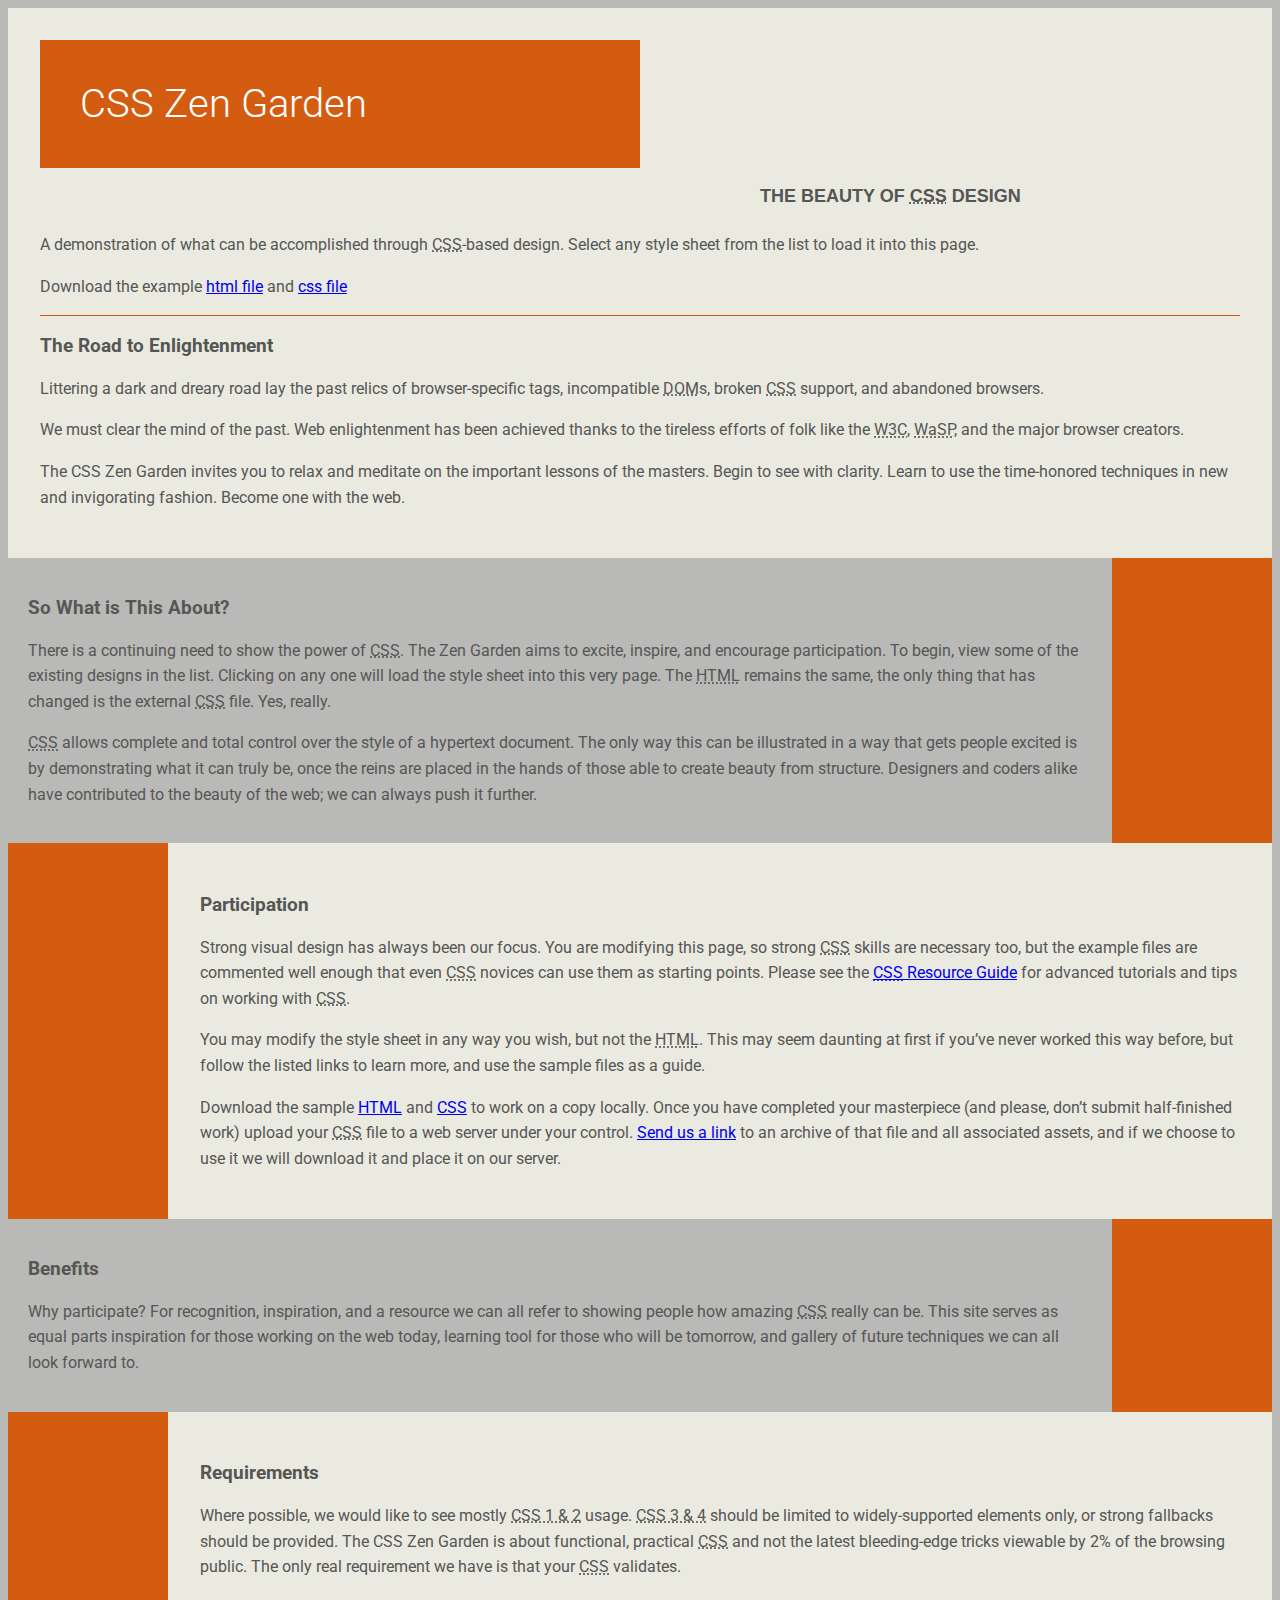
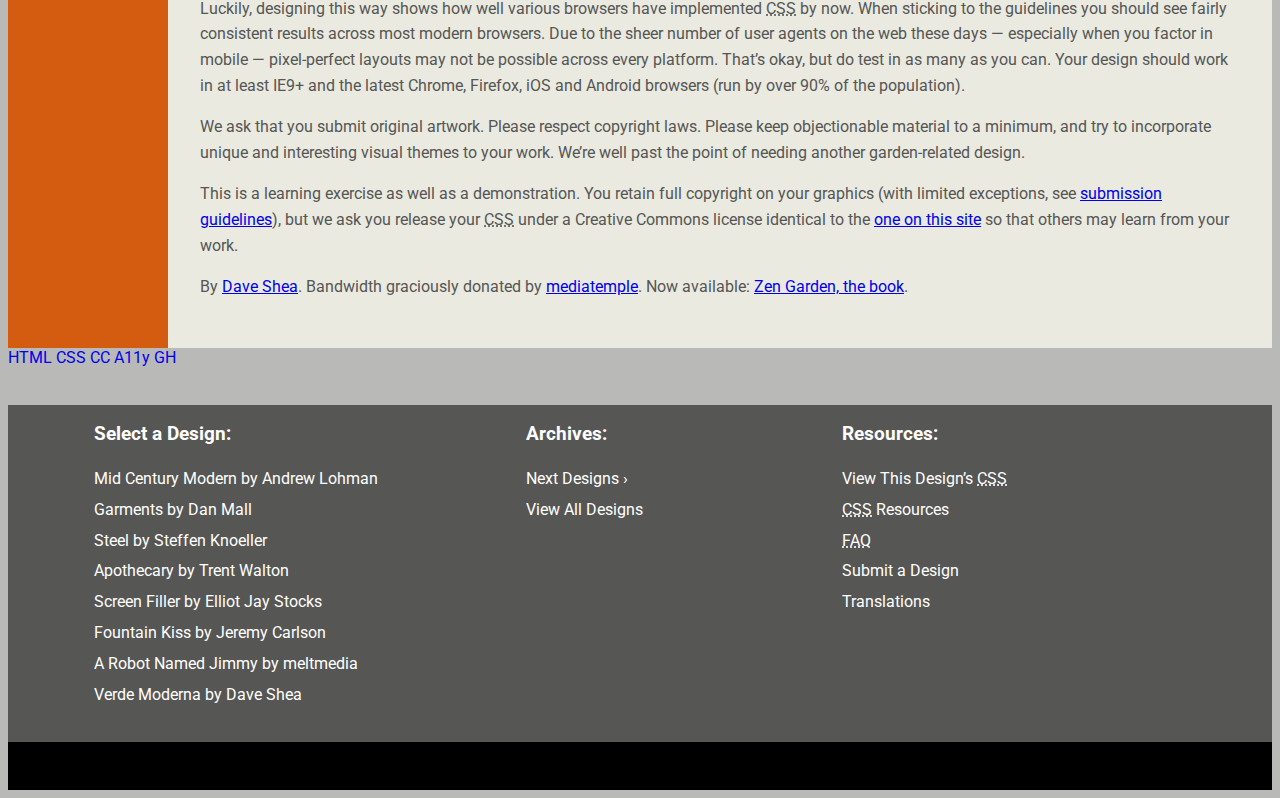
<file: Style-Guide 2/index.html>
<!DOCTYPE html>
<html lang="en">

<head>
  <meta charset="utf-8">
  <title>CSS Zen Garden: The Beauty of CSS Design</title>

  <link rel="stylesheet" media="screen" href="scss/style-guide.css">
  <!--    <link rel="alternate" type="application/rss+xml" title="RSS" href="http://www.csszengarden.com/zengarden.xml">-->

  <meta name="viewport" content="width=device-width, initial-scale=1.0">
  <meta name="author" content="Dave Shea">
  <meta name="description" content="A demonstration of what can be accomplished visually through CSS-based design.">
  <meta name="robots" content="all">


  <!--[if lt IE 9]>
	<script src="script/html5shiv.js"></script>
	<![endif]-->
</head>

<!--



	View source is a feature, not a bug. Thanks for your curiosity and
	interest in participating!

	Here are the submission guidelines for the new and improved csszengarden.com:

	- CSS3? Of course! Prefix for ALL browsers where necessary.
	- go responsive; test your layout at multiple screen sizes.
	- your browser testing baseline: IE9+, recent Chrome/Firefox/Safari, and iOS/Android
	- Graceful degradation is acceptable, and in fact highly encouraged.
	- use classes for styling. Don't use ids.
	- web fonts are cool, just make sure you have a license to share the files. Hosted
	  services that are applied via the CSS file (ie. Google Fonts) will work fine, but
	  most that require custom HTML won't. TypeKit is supported, see the readme on this
	  page for usage instructions: https://github.com/mezzoblue/csszengarden.com/

	And a few tips on building your CSS file:

	- use :first-child, :last-child and :nth-child to get at non-classed elements
	- use ::before and ::after to create pseudo-elements for extra styling
	- use multiple background images to apply as many as you need to any element
	- use the Kellum Method for image replacement, if still needed. http://goo.gl/GXxdI
	- don't rely on the extra divs at the bottom. Use ::before and ::after instead.


-->

<body id="css-zen-garden">
  <div class="page-wrapper">

    <section class="intro" id="zen-intro">
      <header role="banner">
        <h1>CSS Zen Garden</h1>
        <h2>The Beauty of <abbr title="Cascading Style Sheets">CSS</abbr> Design</h2>
      </header>

      <div class="summary" id="zen-summary" role="article">
        <p>A demonstration of what can be accomplished through <abbr title="Cascading Style Sheets">CSS</abbr>-based design. Select any style sheet from the list to load it into this page.</p>
        <p>Download the example <a href="/examples/index" title="This page's source HTML code, not to be modified.">html file</a> and <a href="/examples/style.css" title="This page's sample CSS, the file you may modify.">css file</a></p>
      </div>

      <div class="preamble" id="zen-preamble" role="article">
        <h3>The Road to Enlightenment</h3>
        <p>Littering a dark and dreary road lay the past relics of browser-specific tags, incompatible <abbr title="Document Object Model">DOM</abbr>s, broken <abbr title="Cascading Style Sheets">CSS</abbr> support, and abandoned browsers.</p>
        <p>We must clear the mind of the past. Web enlightenment has been achieved thanks to the tireless efforts of folk like the <abbr title="World Wide Web Consortium">W3C</abbr>, <abbr title="Web Standards Project">WaSP</abbr>, and the major
          browser creators.</p>
        <p>The CSS Zen Garden invites you to relax and meditate on the important lessons of the masters. Begin to see with clarity. Learn to use the time-honored techniques in new and invigorating fashion. Become one with the web.</p>
      </div>
    </section>

    <div class="main supporting" id="zen-supporting" role="main">
      <div class="explanation" id="zen-explanation" role="article">
        <h3>So What is This About?</h3>
        <p>There is a continuing need to show the power of <abbr title="Cascading Style Sheets">CSS</abbr>. The Zen Garden aims to excite, inspire, and encourage participation. To begin, view some of the existing designs in the list. Clicking on any
          one will load the style sheet into this very page. The <abbr title="HyperText Markup Language">HTML</abbr> remains the same, the only thing that has changed is the external <abbr title="Cascading Style Sheets">CSS</abbr> file. Yes, really.</p>
        <p><abbr title="Cascading Style Sheets">CSS</abbr> allows complete and total control over the style of a hypertext document. The only way this can be illustrated in a way that gets people excited is by demonstrating what it can truly be,
          once the reins are placed in the hands of those able to create beauty from structure. Designers and coders alike have contributed to the beauty of the web; we can always push it further.</p>
      </div>

      <div class="participation" id="zen-participation" role="article">
        <h3>Participation</h3>
        <p>Strong visual design has always been our focus. You are modifying this page, so strong <abbr title="Cascading Style Sheets">CSS</abbr> skills are necessary too, but the example files are commented well enough that even <abbr title="Cascading Style Sheets">CSS</abbr>
          novices can use them as starting points. Please see the <a href="http://www.mezzoblue.com/zengarden/resources/" title="A listing of CSS-related resources"><abbr title="Cascading Style Sheets">CSS</abbr> Resource Guide</a> for advanced
          tutorials and tips on working with <abbr title="Cascading Style Sheets">CSS</abbr>.</p>
        <p>You may modify the style sheet in any way you wish, but not the <abbr title="HyperText Markup Language">HTML</abbr>. This may seem daunting at first if you&#8217;ve never worked this way before, but follow the listed links to learn more,
          and use the sample files as a guide.</p>
        <p>Download the sample <a href="/examples/index" title="This page's source HTML code, not to be modified.">HTML</a> and <a href="/examples/style.css" title="This page's sample CSS, the file you may modify.">CSS</a> to work on a copy locally.
          Once you have completed your masterpiece (and please, don&#8217;t submit half-finished work) upload your <abbr title="Cascading Style Sheets">CSS</abbr> file to a web server under your control. <a href="http://www.mezzoblue.com/zengarden/submit/"
            title="Use the contact form to send us your CSS file">Send us a link</a> to an archive of that file and all associated assets, and if we choose to use it we will download it and place it on our server.</p>
      </div>

      <div class="benefits" id="zen-benefits" role="article">
        <h3>Benefits</h3>
        <p>Why participate? For recognition, inspiration, and a resource we can all refer to showing people how amazing <abbr title="Cascading Style Sheets">CSS</abbr> really can be. This site serves as equal parts inspiration for those working on
          the web today, learning tool for those who will be tomorrow, and gallery of future techniques we can all look forward to.</p>
      </div>

      <div class="requirements" id="zen-requirements" role="article">
        <h3>Requirements</h3>
        <p>Where possible, we would like to see mostly <abbr title="Cascading Style Sheets, levels 1 and 2">CSS 1 &amp; 2</abbr> usage. <abbr title="Cascading Style Sheets, levels 3 and 4">CSS 3 &amp; 4</abbr> should be limited to widely-supported
          elements only, or strong fallbacks should be provided. The CSS Zen Garden is about functional, practical <abbr title="Cascading Style Sheets">CSS</abbr> and not the latest bleeding-edge tricks viewable by 2% of the browsing public. The
          only real requirement we have is that your <abbr title="Cascading Style Sheets">CSS</abbr> validates.</p>
        <p>Luckily, designing this way shows how well various browsers have implemented <abbr title="Cascading Style Sheets">CSS</abbr> by now. When sticking to the guidelines you should see fairly consistent results across most modern browsers. Due
          to the sheer number of user agents on the web these days &#8212; especially when you factor in mobile &#8212; pixel-perfect layouts may not be possible across every platform. That&#8217;s okay, but do test in as many as you can. Your
          design should work in at least IE9+ and the latest Chrome, Firefox, iOS and Android browsers (run by over 90% of the population).</p>
        <p>We ask that you submit original artwork. Please respect copyright laws. Please keep objectionable material to a minimum, and try to incorporate unique and interesting visual themes to your work. We&#8217;re well past the point of needing
          another garden-related design.</p>
        <p>This is a learning exercise as well as a demonstration. You retain full copyright on your graphics (with limited exceptions, see <a href="http://www.mezzoblue.com/zengarden/submit/guidelines/">submission guidelines</a>), but we ask you
          release your <abbr title="Cascading Style Sheets">CSS</abbr> under a Creative Commons license identical to the <a href="http://creativecommons.org/licenses/by-nc-sa/3.0/" title="View the Zen Garden's license information.">one on this site</a>
          so that others may learn from your work.</p>
        <p role="contentinfo">By <a href="http://www.mezzoblue.com/">Dave Shea</a>. Bandwidth graciously donated by <a href="http://www.mediatemple.net/">mediatemple</a>. Now available: <a href="http://www.amazon.com/exec/obidos/ASIN/0321303474/mezzoblue-20/">Zen
            Garden, the book</a>.</p>
      </div>

      <footer>
        <a href="http://validator.w3.org/check/referer" title="Check the validity of this site&#8217;s HTML" class="zen-validate-html">HTML</a>
        <a href="http://jigsaw.w3.org/css-validator/check/referer" title="Check the validity of this site&#8217;s CSS" class="zen-validate-css">CSS</a>
        <a href="http://creativecommons.org/licenses/by-nc-sa/3.0/" title="View the Creative Commons license of this site: Attribution-NonCommercial-ShareAlike." class="zen-license">CC</a>
        <a href="http://mezzoblue.com/zengarden/faq/#aaa" title="Read about the accessibility of this site" class="zen-accessibility">A11y</a>
        <a href="https://github.com/mezzoblue/csszengarden.com" title="Fork this site on Github" class="zen-github">GH</a>
      </footer>

    </div>


    <aside class="sidebar" role="complementary">
      <div class="wrapper">

        <div class="design-selection" id="design-selection">
          <h3 class="select">Select a Design:</h3>
          <nav role="navigation">
            <ul>
              <li>
                <a href="/221/" class="design-name">Mid Century Modern</a> by <a href="http://andrewlohman.com/" class="designer-name">Andrew Lohman</a>
              </li>
              <li>
                <a href="/220/" class="design-name">Garments</a> by <a href="http://danielmall.com/" class="designer-name">Dan Mall</a>
              </li>
              <li>
                <a href="/219/" class="design-name">Steel</a> by <a href="http://steffen-knoeller.de" class="designer-name">Steffen Knoeller</a>
              </li>
              <li>
                <a href="/218/" class="design-name">Apothecary</a> by <a href="http://trentwalton.com" class="designer-name">Trent Walton</a>
              </li>
              <li>
                <a href="/217/" class="design-name">Screen Filler</a> by <a href="http://elliotjaystocks.com/" class="designer-name">Elliot Jay Stocks</a>
              </li>
              <li>
                <a href="/216/" class="design-name">Fountain Kiss</a> by <a href="http://jeremycarlson.com" class="designer-name">Jeremy Carlson</a>
              </li>
              <li>
                <a href="/215/" class="design-name">A Robot Named Jimmy</a> by <a href="http://meltmedia.com/" class="designer-name">meltmedia</a>
              </li>
              <li>
                <a href="/214/" class="design-name">Verde Moderna</a> by <a href="http://www.mezzoblue.com/" class="designer-name">Dave Shea</a>
              </li>
            </ul>
          </nav>
        </div>

        <div class="design-archives" id="design-archives">
          <h3 class="archives">Archives:</h3>
          <nav role="navigation">
            <ul>
              <li class="next">
                <a href="/214/page1">
                  Next Designs <span class="indicator">&rsaquo;</span>
                </a>
              </li>
              <li class="viewall">
                <a href="http://www.mezzoblue.com/zengarden/alldesigns/" title="View every submission to the Zen Garden.">
                  View All Designs </a>
              </li>
            </ul>
          </nav>
        </div>

        <div class="zen-resources" id="zen-resources">
          <h3 class="resources">Resources:</h3>
          <ul>
            <li class="view-css">
              <a href="style.css" title="View the source CSS file of the currently-viewed design.">
                View This Design&#8217;s <abbr title="Cascading Style Sheets">CSS</abbr> </a>
            </li>
            <li class="css-resources">
              <a href="http://www.mezzoblue.com/zengarden/resources/" title="Links to great sites with information on using CSS.">
                <abbr title="Cascading Style Sheets">CSS</abbr> Resources </a>
            </li>
            <li class="zen-faq">
              <a href="http://www.mezzoblue.com/zengarden/faq/" title="A list of Frequently Asked Questions about the Zen Garden.">
                <abbr title="Frequently Asked Questions">FAQ</abbr> </a>
            </li>
            <li class="zen-submit">
              <a href="http://www.mezzoblue.com/zengarden/submit/" title="Send in your own CSS file.">
                Submit a Design </a>
            </li>
            <li class="zen-translations">
              <a href="http://www.mezzoblue.com/zengarden/translations/" title="View translated versions of this page.">
                Translations </a>
            </li>
          </ul>
        </div>
      </div>
    </aside>


  </div>

  <!--

	These superfluous divs/spans were originally provided as catch-alls to add extra imagery.
	These days we have full ::before and ::after support, favour using those instead.
	These only remain for historical design compatibility. They might go away one day.

-->
  <div class="extra1" role="presentation"></div>
  <div class="extra2" role="presentation"></div>
  <div class="extra3" role="presentation"></div>
  <div class="extra4" role="presentation"></div>
  <div class="extra5" role="presentation"></div>
  <div class="extra6" role="presentation"></div>

</body>

</html>
</file>
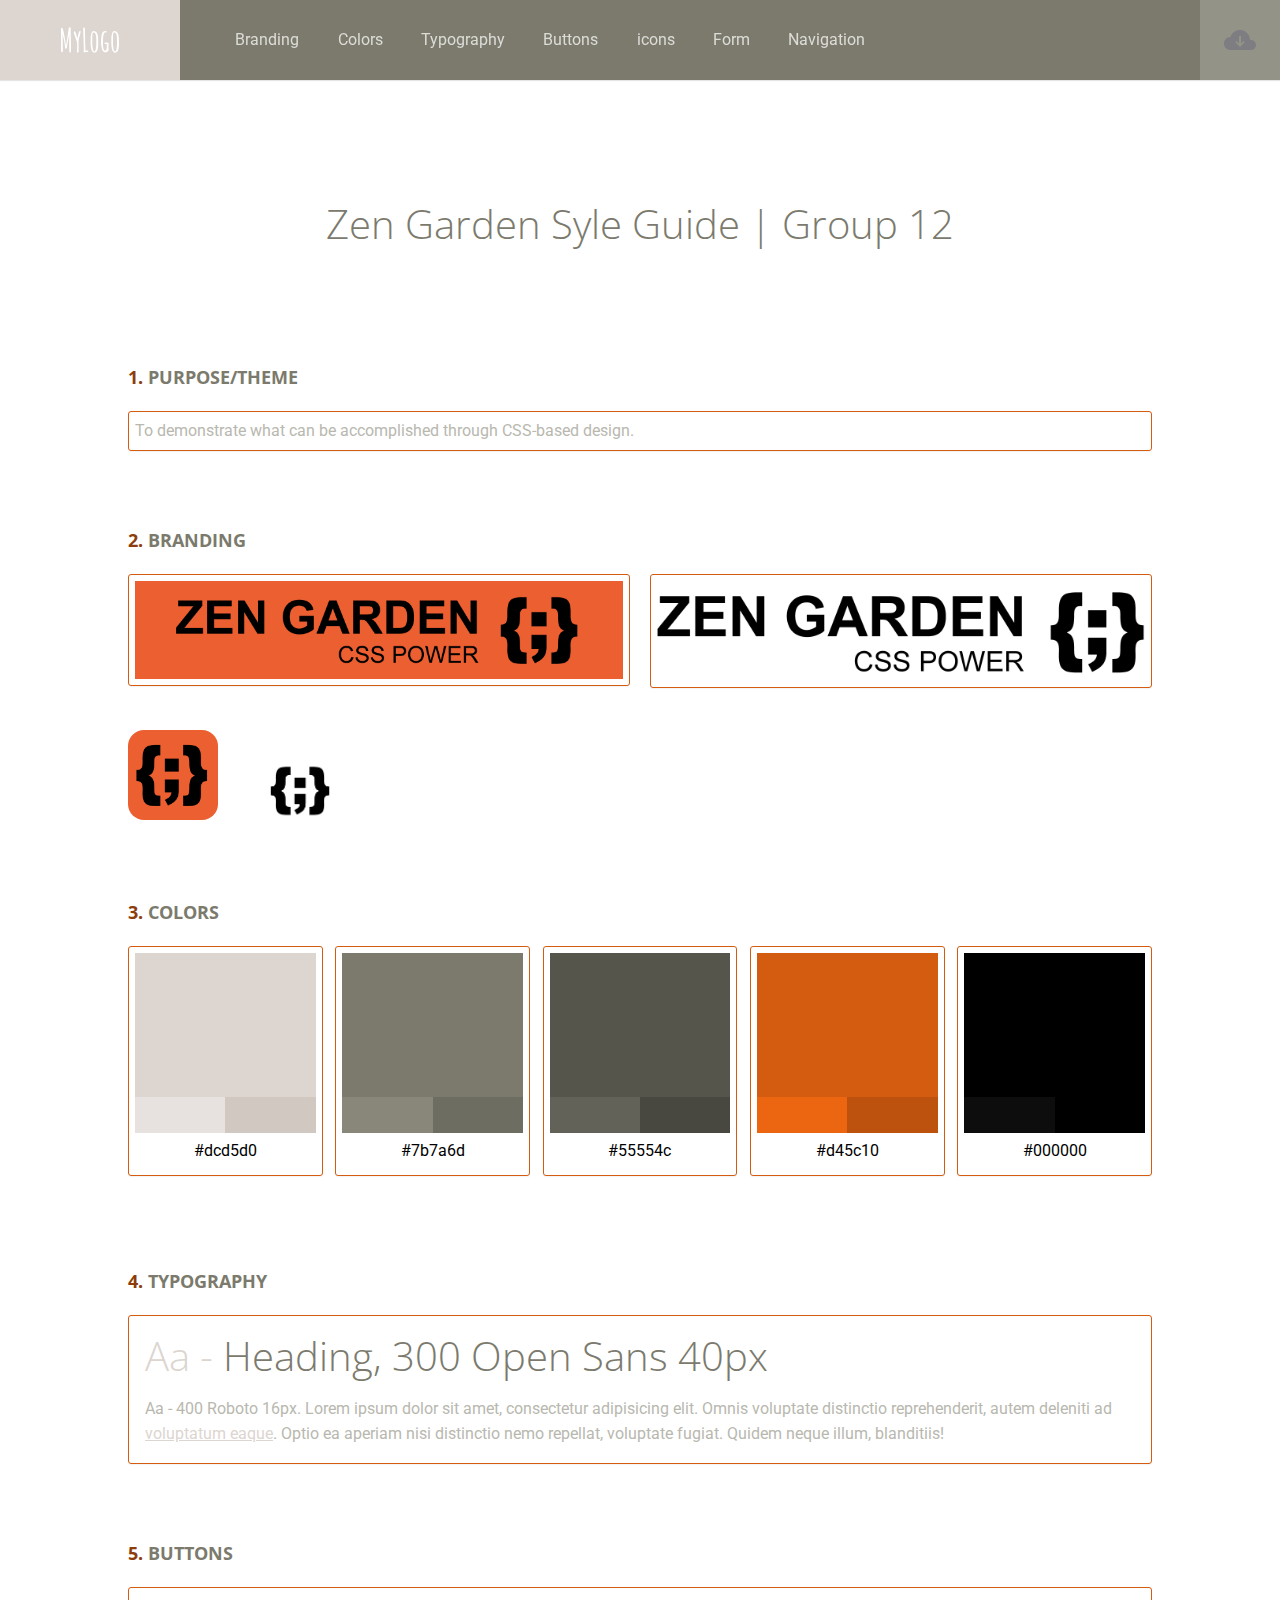
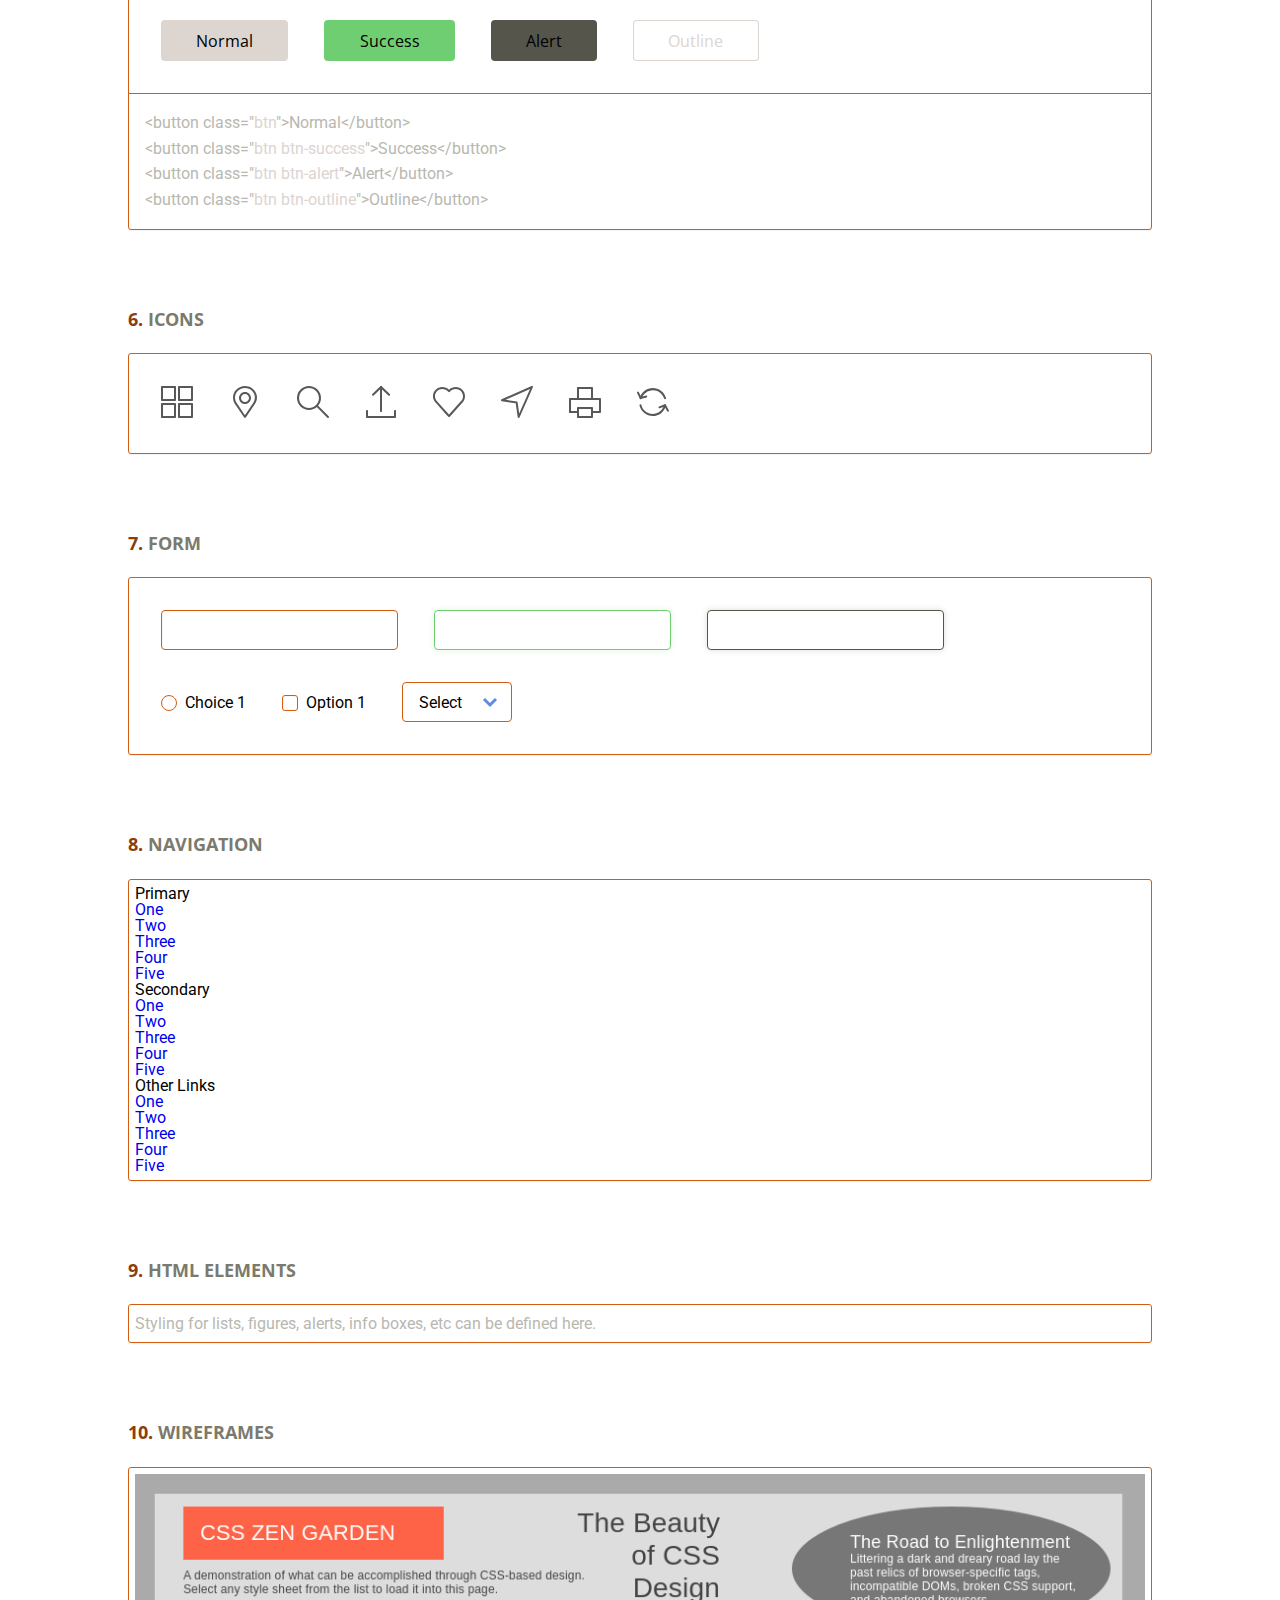
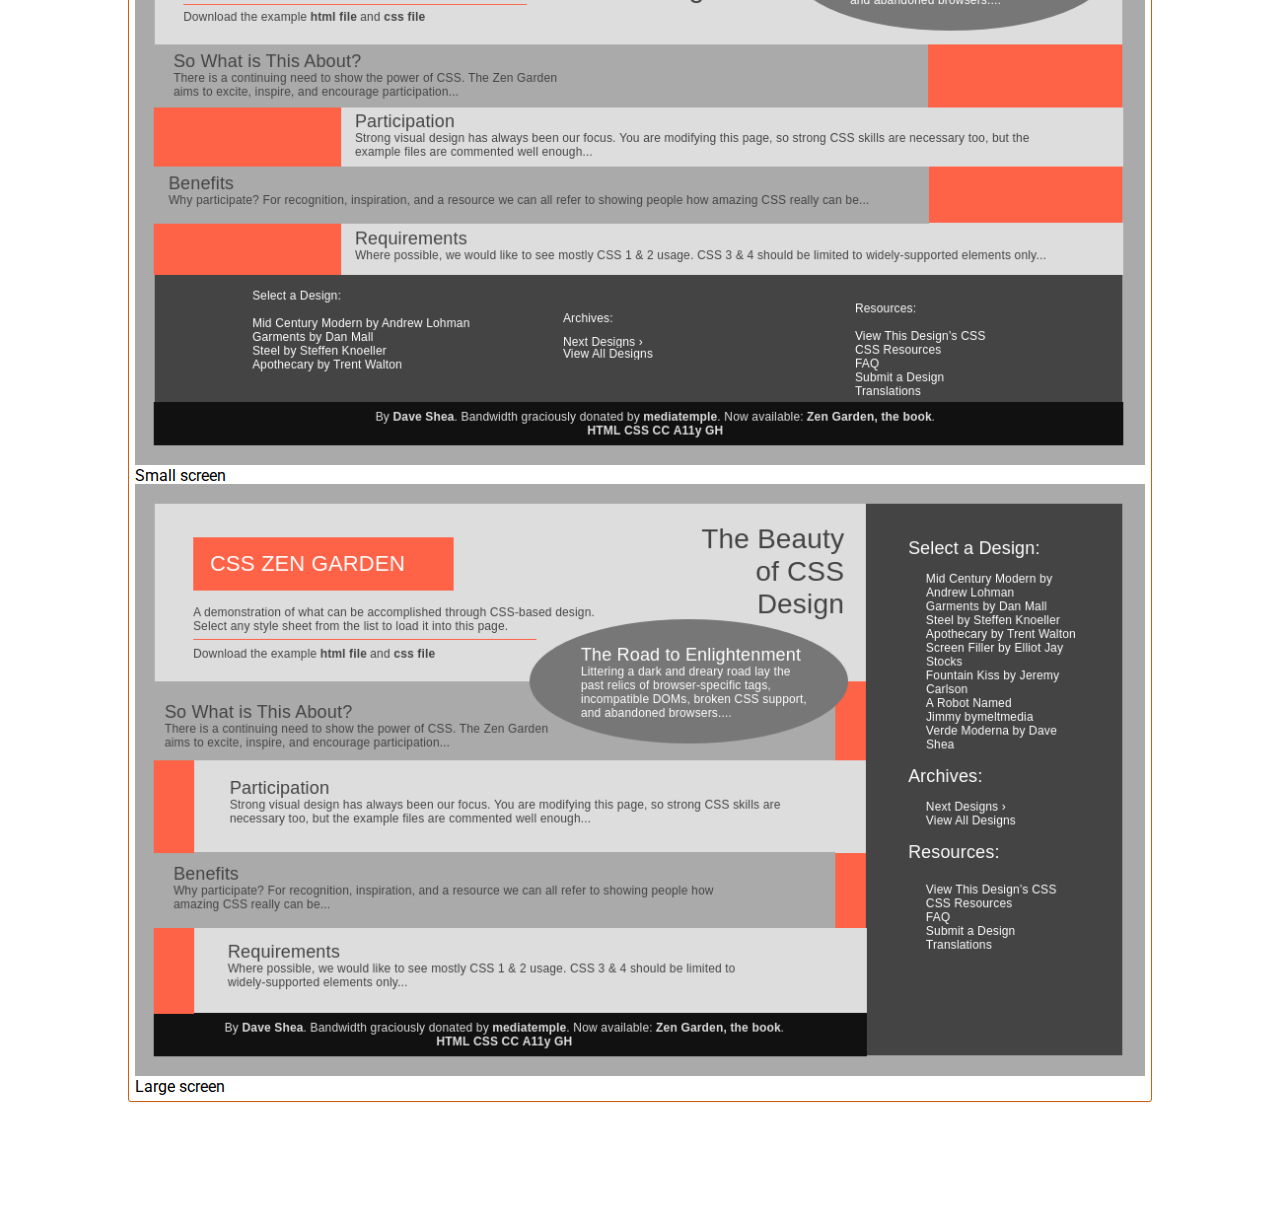
<file: Style-Guide/index.html>
<!doctype html>
<html lang="en" class="no-js">

<head>
	<meta charset="UTF-8">
	<meta name="viewport" content="width=device-width, initial-scale=1">

	<link href='http://fonts.googleapis.com/css?family=Open+Sans:400,300,700|Merriweather' rel='stylesheet' type='text/css'>

	<link rel="stylesheet" href="css/reset.css"> <!-- CSS reset -->
	<link rel="stylesheet" href="css/style-guide.css"> <!-- Resource style -->
	<script src="js/modernizr.js"></script> <!-- Modernizr -->

	<title>Style Guide | Zen Garden</title>
</head>

<body>
	<header>
		<div class="cd-logo"><img src="assets/logo.svg" alt="Logo"></div>

		<nav>
			<ul class="cd-main-nav">
				<li><a href="#branding">Branding</a></li>
				<li><a href="#colors">Colors</a></li>
				<li><a href="#typography">Typography</a></li>
				<li><a href="#buttons">Buttons</a></li>
				<li><a href="#icons">icons</a></li>
				<li><a href="#form">Form</a></li>
				<li><a href="#navigation">Navigation</a></li>
			</ul> <!-- cd-main-nav -->
		</nav>

		<a href="assets/assets-download-file.zip" class="cd-download"><span>Download assets</span></a>
		<a href="#0" class="cd-nav-trigger">Menu<span></span></a>
	</header>

	<main>
		<h1>Zen Garden Syle Guide | Group 12</h1>

		<section id="purpose" class="cd-purpose">
			<h2>Purpose/Theme</h2>

			<div class="cd-box">
				<p>To demonstrate what can be accomplished through CSS-based design.</p>
			</div>
		</section>

		<section id="branding" class="cd-branding">
			<h2>Branding</h2>

			<ul>
				<li class="cd-box"><img src="assets/branding/logo-color.png" alt="Logo version 1"></li>
				<li class="cd-box"><img src="assets/branding/logo-b_w.png" alt="Logo version 2"></li>
			</ul>

			<ul>
				<li><img src="assets/branding/icon-color.png" alt="Touch Icon 1"></li>
				<li><img src="assets/branding/icon-b_w.png" alt="Touch Icon 2"></li>

			</ul>
		</section>

		<section id="colors" class="cd-colors">
			<h2>Colors</h2>

			<ul>
				<li class="cd-box">
					<div class="cd-color-swatch"></div>
				</li>

				<li class="cd-box">
					<div class="cd-color-swatch"></div>
				</li>

				<li class="cd-box">
					<div class="cd-color-swatch"></div>
				</li>

				<li class="cd-box">
					<div class="cd-color-swatch"></div>
				</li>

				<li class="cd-box">
					<div class="cd-color-swatch"></div>
				</li>

			</ul>
		</section>

		<section id="typography" class="cd-typography">
			<h2>Typography</h2>

			<div class="cd-box">
				<h1>Heading, <span></span></h1>
				<p>Aa - <span></span>. Lorem ipsum dolor sit amet, consectetur adipisicing elit. Omnis voluptate distinctio reprehenderit, autem deleniti ad <a href="#0">voluptatum eaque</a>. Optio ea aperiam nisi distinctio nemo repellat, voluptate fugiat.
					Quidem neque illum, blanditiis!</p>
			</div>
		</section>

		<section id="buttons" class="cd-buttons">
			<h2>Buttons</h2>

			<div class="cd-box">
				<button class="btn">Normal</button>
				<button class="btn btn-success">Success</button>
				<button class="btn btn-alert">Alert</button>
				<button class="btn btn-outline">Outline</button>
			</div>

		</section>

		<section id="icons" class="cd-icons">
			<h2>Icons</h2>

			<ul class="cd-box">
				<li class="cd-icon-1"></li>
				<li class="cd-icon-2"></li>
				<li class="cd-icon-3"></li>
				<li class="cd-icon-4"></li>
				<li class="cd-icon-5"></li>
				<li class="cd-icon-6"></li>
				<li class="cd-icon-7"></li>
				<li class="cd-icon-8"></li>
			</ul>
		</section>

		<section id="form" class="cd-form">
			<h2>Form</h2>

			<div class="cd-box">
				<form>
					<fieldset>
						<input type="text">
						<input class="success" type="text">
						<input class="alert" type="text">
					</fieldset>

					<fieldset>
						<div class="cd-input-wrapper">
							<input type="radio" name="radioButton" id="radio1">
							<label class="radio-label" for="radio1">Choice 1</label>
						</div>

						<div class="cd-input-wrapper">
							<input type="checkbox" id="checkbox1">
							<label class="checkbox-label" for="checkbox1">Option 1</label>
						</div>

						<div class="cd-input-wrapper cd-select">
							<select name="select-this" id="select-this">
								<option value="0">Select</option>
								<option value="1">Option 1</option>
								<option value="2">Option 2</option>
								<option value="2">Option 3</option>
							</select>
						</div>
					</fieldset>
				</form>
			</div>
		</section>
		<section id="navigation" class="cd-navigation">

			<h2>Navigation</h2>
			<div class="cd-box">
				<div>
					<h3>Primary</h3>
					<nav class="cd-primary-nav">
						<ul>
							<li><a href="#">One</a></li>
							<li><a href="#">Two</a></li>
							<li><a href="#">Three</a></li>
							<li><a href="#">Four</a></li>
							<li><a href="#">Five</a></li>

						</ul>
					</nav>
				</div>
				<div>
					<h3>Secondary</h3>
					<nav class="cd-secondary-nav">
						<ul>
							<li><a href="#">One</a></li>
							<li><a href="#">Two</a></li>
							<li><a href="#">Three</a></li>
							<li><a href="#">Four</a></li>
							<li><a href="#">Five</a></li>

						</ul>
					</nav>
				</div>
				<div>
					<h3>Other Links</h3>
					<ul>
						<li><a href="#">One</a></li>
						<li><a href="#">Two</a></li>
						<li><a href="#">Three</a></li>
						<li><a href="#">Four</a></li>
						<li><a href="#">Five</a></li>

					</ul>
				</div>
			</div>
		</section>

		<section id="elements" class="cd-elements">
			<h2>HTML Elements</h2>
			<div class="cd-box">
				<p>Styling for lists, figures, alerts, info boxes, etc can be defined here.</p>
			</div>

		</section>

		<section id="wireframes" class="cd-wireframes">
			<h2>Wireframes</h2>
			<div class="cd-box">
				<figure><img src="assets/smallscreen.png" alt="Small screen wireframe">
					<figcaption>Small screen</figcaption>
				</figure>
				<figure><img src="assets/largescreen.png" alt="Large screen wireframe">
					<figcaption>Large screen</figcaption>
				</figure>
			</div>

		</section>

	</main>
	<script src="js/jquery-2.1.1.js"></script>
	<script src="js/main.js"></script> <!-- Resource jQuery -->
</body>

</html>
</file>
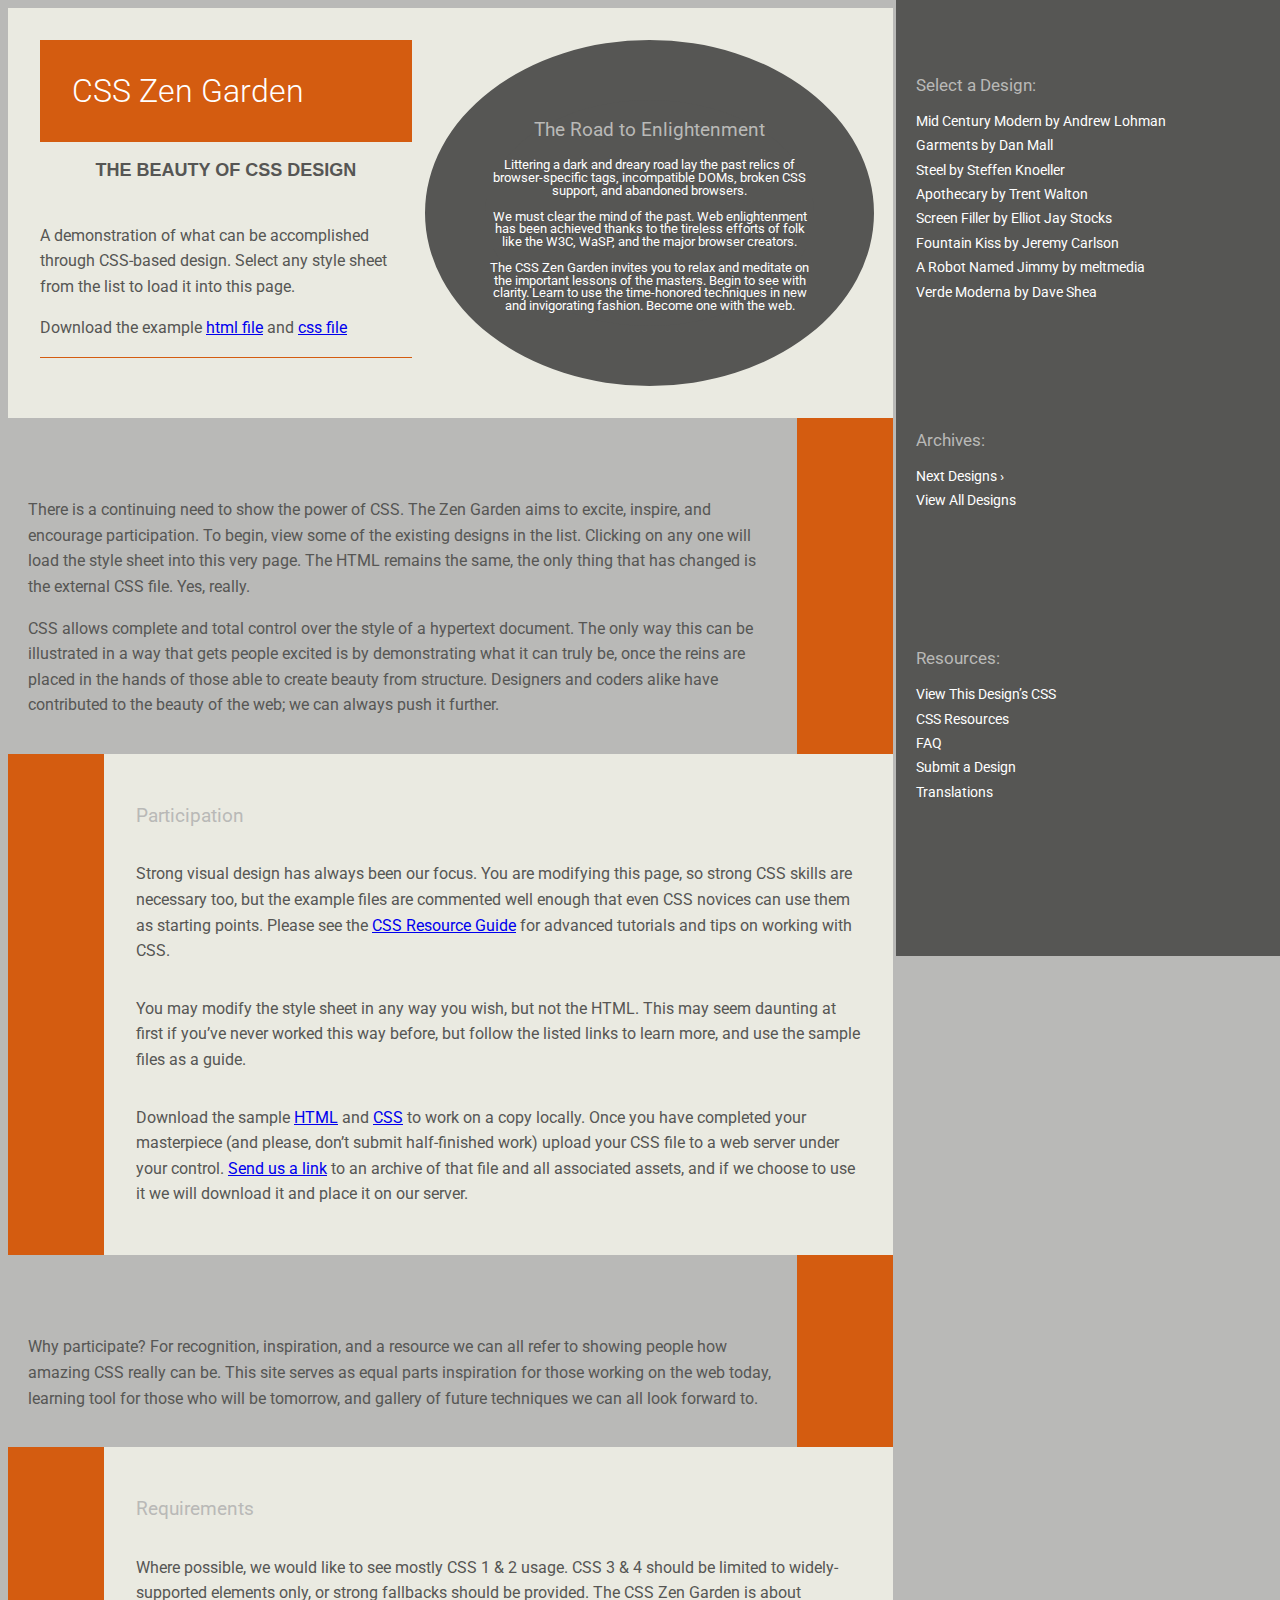
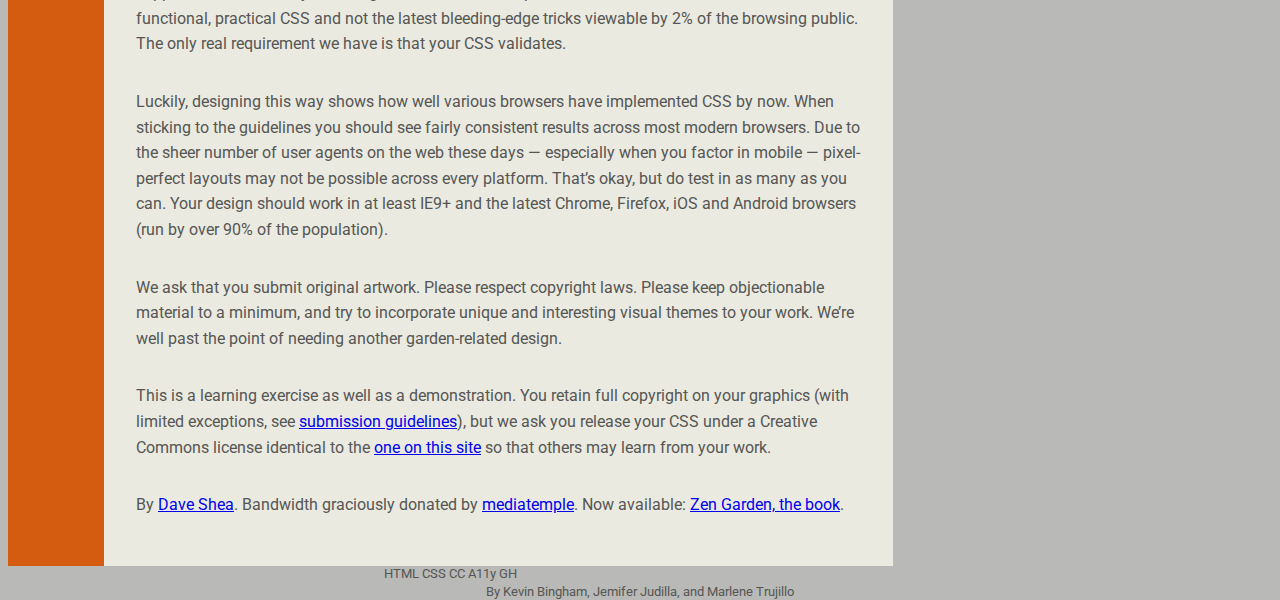
<file: Week7/index.html>
<!DOCTYPE html>
<html lang="en">

<head>
  <meta charset="utf-8">
  <title>CSS Zen Garden: The Beauty of CSS Design</title>

  <link rel="stylesheet" media="screen" href="css/style-guide.css">
  <!--    <link rel="alternate" type="application/rss+xml" title="RSS" href="http://www.csszengarden.com/zengarden.xml">-->

  <meta name="viewport" content="width=device-width, initial-scale=1.0">
  <meta name="author" content="Dave Shea">
  <meta name="description" content="A demonstration of what can be accomplished visually through CSS-based design.">
  <meta name="robots" content="all">


  <!--[if lt IE 9]>
	<script src="script/html5shiv.js"></script>
	<![endif]-->
</head>

<!--



	View source is a feature, not a bug. Thanks for your curiosity and
	interest in participating!

	Here are the submission guidelines for the new and improved csszengarden.com:

	- CSS3? Of course! Prefix for ALL browsers where necessary.
	- go responsive; test your layout at multiple screen sizes.
	- your browser testing baseline: IE9+, recent Chrome/Firefox/Safari, and iOS/Android
	- Graceful degradation is acceptable, and in fact highly encouraged.
	- use classes for styling. Don't use ids.
	- web fonts are cool, just make sure you have a license to share the files. Hosted
	  services that are applied via the CSS file (ie. Google Fonts) will work fine, but
	  most that require custom HTML won't. TypeKit is supported, see the readme on this
	  page for usage instructions: https://github.com/mezzoblue/csszengarden.com/

	And a few tips on building your CSS file:

	- use :first-child, :last-child and :nth-child to get at non-classed elements
	- use ::before and ::after to create pseudo-elements for extra styling
	- use multiple background images to apply as many as you need to any element
	- use the Kellum Method for image replacement, if still needed. http://goo.gl/GXxdI
	- don't rely on the extra divs at the bottom. Use ::before and ::after instead.


-->

<body id="css-zen-garden">
  <div class="page-wrapper">

    <section class="intro" id="zen-intro">
      <header role="banner">
        <h1>CSS Zen Garden</h1>
        <h2>The Beauty of <abbr title="Cascading Style Sheets">CSS</abbr> Design</h2>
      </header>

      <div class="summary" id="zen-summary" role="article">
        <p>A demonstration of what can be accomplished through <abbr title="Cascading Style Sheets">CSS</abbr>-based design. Select any style sheet from the list to load it into this page.</p>
        <p>Download the example <a href="/examples/index" title="This page's source HTML code, not to be modified.">html file</a> and <a href="/examples/style.css" title="This page's sample CSS, the file you may modify.">css file</a></p>
      </div>

      <div class="preamble" id="zen-preamble" role="article">
        <h3>The Road to Enlightenment</h3>
        <p>Littering a dark and dreary road lay the past relics of browser-specific tags, incompatible <abbr title="Document Object Model">DOM</abbr>s, broken <abbr title="Cascading Style Sheets">CSS</abbr> support, and abandoned browsers.</p>
        <p>We must clear the mind of the past. Web enlightenment has been achieved thanks to the tireless efforts of folk like the <abbr title="World Wide Web Consortium">W3C</abbr>, <abbr title="Web Standards Project">WaSP</abbr>, and the major
          browser creators.</p>
        <p>The CSS Zen Garden invites you to relax and meditate on the important lessons of the masters. Begin to see with clarity. Learn to use the time-honored techniques in new and invigorating fashion. Become one with the web.</p>
      </div>
    </section>

    <div class="main supporting" id="zen-supporting" role="main">
      <div class="explanation" id="zen-explanation" role="article">
        <h3>So What is This About?</h3>
        <p>There is a continuing need to show the power of <abbr title="Cascading Style Sheets">CSS</abbr>. The Zen Garden aims to excite, inspire, and encourage participation. To begin, view some of the existing designs in the list. Clicking on any
          one will load the style sheet into this very page. The <abbr title="HyperText Markup Language">HTML</abbr> remains the same, the only thing that has changed is the external <abbr title="Cascading Style Sheets">CSS</abbr> file. Yes, really.</p>
        <p><abbr title="Cascading Style Sheets">CSS</abbr> allows complete and total control over the style of a hypertext document. The only way this can be illustrated in a way that gets people excited is by demonstrating what it can truly be,
          once the reins are placed in the hands of those able to create beauty from structure. Designers and coders alike have contributed to the beauty of the web; we can always push it further.</p>
      </div>

      <div class="participation" id="zen-participation" role="article">
        <h3>Participation</h3>
        <p>Strong visual design has always been our focus. You are modifying this page, so strong <abbr title="Cascading Style Sheets">CSS</abbr> skills are necessary too, but the example files are commented well enough that even <abbr title="Cascading Style Sheets">CSS</abbr>
          novices can use them as starting points. Please see the <a href="http://www.mezzoblue.com/zengarden/resources/" title="A listing of CSS-related resources"><abbr title="Cascading Style Sheets">CSS</abbr> Resource Guide</a> for advanced
          tutorials and tips on working with <abbr title="Cascading Style Sheets">CSS</abbr>.</p>
        <p>You may modify the style sheet in any way you wish, but not the <abbr title="HyperText Markup Language">HTML</abbr>. This may seem daunting at first if you&#8217;ve never worked this way before, but follow the listed links to learn more,
          and use the sample files as a guide.</p>
        <p>Download the sample <a href="/examples/index" title="This page's source HTML code, not to be modified.">HTML</a> and <a href="/examples/style.css" title="This page's sample CSS, the file you may modify.">CSS</a> to work on a copy locally.
          Once you have completed your masterpiece (and please, don&#8217;t submit half-finished work) upload your <abbr title="Cascading Style Sheets">CSS</abbr> file to a web server under your control. <a href="http://www.mezzoblue.com/zengarden/submit/"
            title="Use the contact form to send us your CSS file">Send us a link</a> to an archive of that file and all associated assets, and if we choose to use it we will download it and place it on our server.</p>
      </div>

      <div class="benefits" id="zen-benefits" role="article">
        <h3>Benefits</h3>
        <p>Why participate? For recognition, inspiration, and a resource we can all refer to showing people how amazing <abbr title="Cascading Style Sheets">CSS</abbr> really can be. This site serves as equal parts inspiration for those working on
          the web today, learning tool for those who will be tomorrow, and gallery of future techniques we can all look forward to.</p>
      </div>

      <div class="requirements" id="zen-requirements" role="article">
        <h3>Requirements</h3>
        <p>Where possible, we would like to see mostly <abbr title="Cascading Style Sheets, levels 1 and 2">CSS 1 &amp; 2</abbr> usage. <abbr title="Cascading Style Sheets, levels 3 and 4">CSS 3 &amp; 4</abbr> should be limited to widely-supported
          elements only, or strong fallbacks should be provided. The CSS Zen Garden is about functional, practical <abbr title="Cascading Style Sheets">CSS</abbr> and not the latest bleeding-edge tricks viewable by 2% of the browsing public. The
          only real requirement we have is that your <abbr title="Cascading Style Sheets">CSS</abbr> validates.</p>
        <p>Luckily, designing this way shows how well various browsers have implemented <abbr title="Cascading Style Sheets">CSS</abbr> by now. When sticking to the guidelines you should see fairly consistent results across most modern browsers. Due
          to the sheer number of user agents on the web these days &#8212; especially when you factor in mobile &#8212; pixel-perfect layouts may not be possible across every platform. That&#8217;s okay, but do test in as many as you can. Your
          design should work in at least IE9+ and the latest Chrome, Firefox, iOS and Android browsers (run by over 90% of the population).</p>
        <p>We ask that you submit original artwork. Please respect copyright laws. Please keep objectionable material to a minimum, and try to incorporate unique and interesting visual themes to your work. We&#8217;re well past the point of needing
          another garden-related design.</p>
        <p>This is a learning exercise as well as a demonstration. You retain full copyright on your graphics (with limited exceptions, see <a href="http://www.mezzoblue.com/zengarden/submit/guidelines/">submission guidelines</a>), but we ask you
          release your <abbr title="Cascading Style Sheets">CSS</abbr> under a Creative Commons license identical to the <a href="http://creativecommons.org/licenses/by-nc-sa/3.0/" title="View the Zen Garden's license information.">one on this site</a>
          so that others may learn from your work.</p>
        <p role="contentinfo">By <a href="http://www.mezzoblue.com/">Dave Shea</a>. Bandwidth graciously donated by <a href="http://www.mediatemple.net/">mediatemple</a>. Now available: <a href="http://www.amazon.com/exec/obidos/ASIN/0321303474/mezzoblue-20/">Zen
            Garden, the book</a>.</p>
      </div>

      <footer>
        <a href="http://validator.w3.org/check/referer" title="Check the validity of this site&#8217;s HTML" class="zen-validate-html">HTML</a>
        <a href="http://jigsaw.w3.org/css-validator/check/referer" title="Check the validity of this site&#8217;s CSS" class="zen-validate-css">CSS</a>
        <a href="http://creativecommons.org/licenses/by-nc-sa/3.0/" title="View the Creative Commons license of this site: Attribution-NonCommercial-ShareAlike." class="zen-license">CC</a>
        <a href="http://mezzoblue.com/zengarden/faq/#aaa" title="Read about the accessibility of this site" class="zen-accessibility">A11y</a>
        <a href="https://github.com/mezzoblue/csszengarden.com" title="Fork this site on Github" class="zen-github">GH</a>
      </footer>

    </div>


    <aside class="sidebar" role="complementary">
      <div class="wrapper">

        <div class="design-selection" id="design-selection">
          <h3 class="select">Select a Design:</h3>
          <nav role="navigation">
            <ul>
              <li>
                <a href="/221/" class="design-name">Mid Century Modern</a> by <a href="http://andrewlohman.com/" class="designer-name">Andrew Lohman</a>
              </li>
              <li>
                <a href="/220/" class="design-name">Garments</a> by <a href="http://danielmall.com/" class="designer-name">Dan Mall</a>
              </li>
              <li>
                <a href="/219/" class="design-name">Steel</a> by <a href="http://steffen-knoeller.de" class="designer-name">Steffen Knoeller</a>
              </li>
              <li>
                <a href="/218/" class="design-name">Apothecary</a> by <a href="http://trentwalton.com" class="designer-name">Trent Walton</a>
              </li>
              <li>
                <a href="/217/" class="design-name">Screen Filler</a> by <a href="http://elliotjaystocks.com/" class="designer-name">Elliot Jay Stocks</a>
              </li>
              <li>
                <a href="/216/" class="design-name">Fountain Kiss</a> by <a href="http://jeremycarlson.com" class="designer-name">Jeremy Carlson</a>
              </li>
              <li>
                <a href="/215/" class="design-name">A Robot Named Jimmy</a> by <a href="http://meltmedia.com/" class="designer-name">meltmedia</a>
              </li>
              <li>
                <a href="/214/" class="design-name">Verde Moderna</a> by <a href="http://www.mezzoblue.com/" class="designer-name">Dave Shea</a>
              </li>
            </ul>
          </nav>
        </div>

        <div class="design-archives" id="design-archives">
          <h3 class="archives">Archives:</h3>
          <nav role="navigation">
            <ul>
              <li class="next">
                <a href="/214/page1">
                  Next Designs <span class="indicator">&rsaquo;</span>
                </a>
              </li>
              <li class="viewall">
                <a href="http://www.mezzoblue.com/zengarden/alldesigns/" title="View every submission to the Zen Garden.">
                  View All Designs </a>
              </li>
            </ul>
          </nav>
        </div>

        <div class="zen-resources" id="zen-resources">
          <h3 class="resources">Resources:</h3>
          <ul>
            <li class="view-css">
              <a href="style.css" title="View the source CSS file of the currently-viewed design.">
                View This Design&#8217;s <abbr title="Cascading Style Sheets">CSS</abbr> </a>
            </li>
            <li class="css-resources">
              <a href="http://www.mezzoblue.com/zengarden/resources/" title="Links to great sites with information on using CSS.">
                <abbr title="Cascading Style Sheets">CSS</abbr> Resources </a>
            </li>
            <li class="zen-faq">
              <a href="http://www.mezzoblue.com/zengarden/faq/" title="A list of Frequently Asked Questions about the Zen Garden.">
                <abbr title="Frequently Asked Questions">FAQ</abbr> </a>
            </li>
            <li class="zen-submit">
              <a href="http://www.mezzoblue.com/zengarden/submit/" title="Send in your own CSS file.">
                Submit a Design </a>
            </li>
            <li class="zen-translations">
              <a href="http://www.mezzoblue.com/zengarden/translations/" title="View translated versions of this page.">
                Translations </a>
            </li>
          </ul>
        </div>
      </div>
    </aside>


  </div>

  <!--

	These superfluous divs/spans were originally provided as catch-alls to add extra imagery.
	These days we have full ::before and ::after support, favour using those instead.
	These only remain for historical design compatibility. They might go away one day.

-->
  <div class="extra1" role="presentation"></div>
  <div class="extra2" role="presentation"></div>
  <div class="extra3" role="presentation"></div>
  <div class="extra4" role="presentation"></div>
  <div class="extra5" role="presentation"></div>
  <div class="extra6" role="presentation"></div>

</body>

</html>
</file>
<file: Style-Guide 2/scss/style-guide.css>
@import url("https://fonts.googleapis.com/css?family=Roboto");h2{font-family:"Open Sans",sans-serif;color:#565654}h1{color:#fff;font-size:2.4rem;font-weight:300;line-height:1.2;margin:0 0 .4em}@media only screen and (min-width: 768px){h1{font-size:3.2rem}}@media only screen and (min-width: 1024px){h1{font-size:4rem}}h2{font-weight:bold;text-transform:uppercase;margin:1em 0}@media only screen and (min-width: 768px){h2{font-size:1.8rem;margin:1em 0 1.4em}}section>h2::before{color:#8d3d0b}p{font-size:1.1rem;line-height:1.3;color:#565654}p a{text-decoration:underline}@media only screen and (min-width: 768px){p{font-size:1.6rem;line-height:1.6}}.explanation,.benefits{padding:2em}.explanation,.benefits{padding:1.25em;border-right:solid 10em #D45C10}body{background-color:#B9B9B7;color:#565654}h1{background-color:#D45C10;width:50%;padding:1em}.intro,.participation,.requirements{background-color:#EAEAE1;padding:2em}.participation,.requirements{border-left:solid 10em #D45C10}.intro h2{margin-left:60%}.sidebar{background-color:#565654}.sidebar .wrapper{margin-top:3%;width:100%;display:flex;flex-wrap:wrap;align-content:space-around;padding-bottom:2em;color:#fff;border-bottom:solid 3em #000;border-bottom-width:100%}.sidebar a{text-decoration:none;color:#fff}.sidebar h3{text-align:left}.sidebar ul{margin:0;padding:0;color:#fff}.sidebar li{line-height:1.3em;display:block;padding-top:5px;margin-bottom:5px;list-style-type:none}.summary{border-bottom:solid thin #D45C10}#design-selection{width:30%;margin-right:3%;margin-left:3%;padding-left:3em}#design-archives{width:25%;margin-right:0%;margin-left:5%}#zen-resources{width:30%;margin-right:0%}.cd-icons li{width:32px;height:32px}*,*::after,*::before{-webkit-box-sizing:border-box;-moz-box-sizing:border-box;box-sizing:border-box}html *{-webkit-font-smoothing:antialiased;-moz-osx-font-smoothing:grayscale}html{font-size:62.5%}body{font-size:1.6rem;font-family:"Roboto",sans-serif}a{text-decoration:none}img{max-width:100%}
</file>
<file: Style-Guide/css/style-guide.css>
/* -------------------------------- 

xNavigation 

-------------------------------- */
@import url("https://fonts.googleapis.com/css?family=Roboto");
@import url("https://fonts.googleapis.com/css?family=Roboto");
header {
  background-color: #7b7a6d;
}

.cd-logo {
  /* logo box style */
  background-color: #DCD5D0;
  width: 120px;
}
@media only screen and (min-width: 1024px) {
  .cd-logo {
    width: 180px;
  }
}

.cd-main-nav {
  /* main navigation background color - full screen on small devices */
  background: #7b7a6d;
}
.cd-main-nav li a {
  color: #000000;
  border-color: #888779;
}
@media only screen and (min-width: 1024px) {
  .cd-main-nav li a {
    color: #dcdcd8;
  }
  .cd-main-nav li a.selected {
    color: #000000;
    box-shadow: 0 2px 0 #DCD5D0;
  }
  .no-touch .cd-main-nav li a:hover {
    color: #ffffff;
  }
}

.cd-nav-trigger span {
  /* hamburger menu */
  background-color: #ffffff;
}
.cd-nav-trigger span::before, .cd-nav-trigger span::after {
  /* upper and lower lines */
  background-color: #ffffff;
}

.nav-is-visible .cd-nav-trigger span {
  /* hide line in the center on mobile when nav is visible */
  background-color: rgba(255, 255, 255, 0);
}
.nav-is-visible .cd-nav-trigger span::before, .nav-is-visible .cd-nav-trigger span::after {
  /* preserve visibility of upper and lower lines - close icon */
  background-color: white;
}

.cd-download {
  /* download button top-right visible on big devices */
  background-color: #949387;
}
.no-touch .cd-download:hover {
  background-color: #a09f94;
}
.cd-download span {
  /* tooltip */
  background: #DCD5D0;
  color: #000000;
}
.cd-download span::before {
  /* right arrow color */
  border-color: #DCD5D0;
}

/* -------------------------------- 

xTypography 

-------------------------------- */
h1, h2 {
  font-family: "Open Sans", sans-serif;
  color: #7b7a6d;
}

h1 {
  font-size: 2.4rem;
  font-weight: 300;
  line-height: 1.2;
  margin: 0 0 0.4em;
}
@media only screen and (min-width: 768px) {
  h1 {
    font-size: 3.2rem;
  }
}
@media only screen and (min-width: 1024px) {
  h1 {
    font-size: 4rem;
  }
}

h2 {
  font-weight: bold;
  text-transform: uppercase;
  margin: 1em 0;
}
@media only screen and (min-width: 768px) {
  h2 {
    font-size: 1.8rem;
    margin: 1em 0 1.4em;
  }
}

section > h2::before {
  /* number before each section title */
  color: #8d3d0b;
}

p {
  font-size: 1.4rem;
  line-height: 1.4;
  color: #b8b8af;
}
p a {
  color: #DCD5D0;
  text-decoration: underline;
}
@media only screen and (min-width: 768px) {
  p {
    font-size: 1.6rem;
    line-height: 1.6;
  }
}

/* -------------------------------- 

xBackground 

-------------------------------- */
body {
  /* this is the page background */
  background-color: #ffffff;
}

/* -------------------------------- 

xPatterns

-------------------------------- */
.cd-box {
  /* this is the container of various design elements - i.e. the 2 logo of the branding section */
  border: 1px solid #D45C10;
  border-radius: 3px;
  background: #ffffff;
  box-shadow: 0 1px 1px rgba(0, 0, 0, 0.05);
  padding: 6px;
}

/* -------------------------------- 

xPage title 

-------------------------------- */
main > h1 {
  color: #7b7a6d;
}
@media only screen and (min-width: 1600px) {
  main > h1 {
    /* title goes into the header on big devices */
    color: #ffffff;
  }
}

/* -------------------------------- 

xButtons 

-------------------------------- */
.btn {
  border: none;
  box-shadow: none;
  border-radius: 0.25em;
  font-size: 1.4rem;
  font-family: "Open Sans", sans-serif;
  color: #000000;
  padding: 0.6em 2.2em;
  cursor: pointer;
  background: #DCD5D0;
}
.btn:focus {
  outline: none;
}
.no-touch .btn:hover {
  background: #e7e2df;
}
.btn.btn-success {
  background: #6fce72;
}
.no-touch .btn.btn-success:hover {
  background: #82d485;
}
.btn.btn-alert {
  background: #55554c;
}
.no-touch .btn.btn-alert:hover {
  background: #626258;
}
.btn.btn-outline {
  color: #DCD5D0;
  background: transparent;
  box-shadow: inset 0 0 0 1px #DCD5D0;
}
.no-touch .btn.btn-outline:hover {
  color: #ffffff;
  background: #DCD5D0;
}
@media only screen and (min-width: 768px) {
  .btn {
    font-size: 1.6rem;
  }
}

.cd-buttons .cd-box:nth-of-type(2) span {
  /* CSS class name color */
  color: #DCD5D0;
}

/* -------------------------------- 

xIcons 

-------------------------------- */
.cd-icons li {
  /* icons size */
  width: 32px;
  height: 32px;
}

/* -------------------------------- 

xForm 

-------------------------------- */
input[type=text], select {
  border: 1px solid #D45C10;
  border-radius: 0.25em;
  background: #ffffff;
}
input[type=text]:focus, select:focus {
  outline: none;
}

input[type=text] {
  padding: 0.6em 1em;
  box-shadow: inset 1px 1px rgba(0, 0, 0, 0.03);
}
input[type=text].success {
  border-color: #6fce72;
  box-shadow: 0 0 6px rgba(111, 206, 114, 0.2);
}
input[type=text].alert {
  border-color: #55554c;
  box-shadow: 0 0 6px rgba(85, 85, 76, 0.2);
}
input[type=text]:focus {
  border-color: #DCD5D0;
  box-shadow: 0 0 6px rgba(220, 213, 208, 0.2);
}

input[type=radio],
input[type=checkbox] {
  position: absolute;
  left: 0;
  top: 0;
  margin: 0;
  padding: 0;
  opacity: 0;
}

.radio-label,
.checkbox-label {
  padding-left: 24px;
  -webkit-user-select: none;
  -moz-user-select: none;
  -ms-user-select: none;
  user-select: none;
}
.radio-label::before, .radio-label::after,
.checkbox-label::before,
.checkbox-label::after {
  /* custom radio and check boxes */
  content: "";
  display: block;
  width: 16px;
  height: 16px;
  position: absolute;
  top: 50%;
  -webkit-transform: translateY(-50%);
  -moz-transform: translateY(-50%);
  -ms-transform: translateY(-50%);
  -o-transform: translateY(-50%);
  transform: translateY(-50%);
}
.radio-label::before,
.checkbox-label::before {
  left: 0;
  border: 1px solid #D45C10;
  box-shadow: inset 1px 1px rgba(0, 0, 0, 0.03);
}
.radio-label::after,
.checkbox-label::after {
  left: 3px;
  background: url("../assets/form/icon-check.svg") no-repeat center center;
  display: none;
}

.radio-label::before {
  border-radius: 50%;
}

.checkbox-label::before {
  border-radius: 3px;
}

input[type=radio]:checked + label::before,
input[type=checkbox]:checked + label::before {
  background-color: #7b7a6d;
  border: none;
  box-shadow: none;
}

input[type=radio]:checked + label::after,
input[type=checkbox]:checked + label::after {
  display: block;
}

.cd-select::after {
  /* switcher arrow for select element */
  content: "";
  position: absolute;
  z-index: 1;
  right: 14px;
  top: 50%;
  -webkit-transform: translateY(-50%);
  -moz-transform: translateY(-50%);
  -ms-transform: translateY(-50%);
  -o-transform: translateY(-50%);
  transform: translateY(-50%);
  display: block;
  width: 16px;
  height: 16px;
  background: url("../assets/form/icon-select.svg") no-repeat center center;
  pointer-events: none;
}

select {
  position: relative;
  padding: 0.6em 2em 0.6em 1em;
  cursor: pointer;
  -webkit-appearance: none;
  -moz-appearance: none;
  -ms-appearance: none;
  -o-appearance: none;
  appearance: none;
}

/* -------------------------------- 

xBasic style

-------------------------------- */
*, *::after, *::before {
  -webkit-box-sizing: border-box;
  -moz-box-sizing: border-box;
  box-sizing: border-box;
}

html * {
  -webkit-font-smoothing: antialiased;
  -moz-osx-font-smoothing: grayscale;
}

html {
  font-size: 62.5%;
}

body {
  font-size: 1.6rem;
  font-family: "Roboto", sans-serif;
}

a {
  text-decoration: none;
}

img {
  max-width: 100%;
}

input, textarea, select {
  font-family: "Roboto", sans-serif;
  font-size: 1.6rem;
}

header {
  position: fixed;
  height: 50px;
  width: 100%;
  top: 0;
  left: 0;
  box-shadow: 0 1px 1px rgba(0, 0, 0, 0.1);
  z-index: 10;
}
header nav {
  display: inline-block;
}
@media only screen and (min-width: 1024px) {
  header {
    height: 80px;
  }
  header::after {
    clear: both;
    content: "";
    display: block;
  }
}

.cd-logo {
  display: inline-block;
  height: 100%;
  position: relative;
}
.cd-logo img {
  position: absolute;
  display: block;
  top: 50%;
  left: 50%;
  -webkit-transform: translateX(-50%) translateY(-50%);
  -moz-transform: translateX(-50%) translateY(-50%);
  -ms-transform: translateX(-50%) translateY(-50%);
  -o-transform: translateX(-50%) translateY(-50%);
  transform: translateX(-50%) translateY(-50%);
}
@media only screen and (min-width: 1600px) {
  .cd-logo {
    margin-left: 5%;
  }
}

.cd-nav-trigger {
  display: block;
  position: absolute;
  right: 0;
  top: 0;
  height: 100%;
  width: 50px;
  overflow: hidden;
  white-space: nowrap;
  color: transparent;
}
.cd-nav-trigger span {
  position: absolute;
  height: 2px;
  width: 20px;
  top: 50%;
  margin-top: -1px;
  left: 50%;
  margin-left: -10px;
  -webkit-transition: background-color 0.3s 0.3s;
  -moz-transition: background-color 0.3s 0.3s;
  transition: background-color 0.3s 0.3s;
}
.cd-nav-trigger span::before, .cd-nav-trigger span::after {
  content: "";
  position: absolute;
  width: 100%;
  height: 100%;
  /* Force Hardware Acceleration in WebKit */
  -webkit-transform: translateZ(0);
  -moz-transform: translateZ(0);
  -ms-transform: translateZ(0);
  -o-transform: translateZ(0);
  transform: translateZ(0);
  -webkit-backface-visibility: hidden;
  backface-visibility: hidden;
  will-change: transform;
  -webkit-transition: transform 0.3s 0.3s;
  -moz-transition: transform 0.3s 0.3s;
  transition: transform 0.3s 0.3s;
}
.cd-nav-trigger span::before {
  -webkit-transform: translateY(-6px);
  -moz-transform: translateY(-6px);
  -ms-transform: translateY(-6px);
  -o-transform: translateY(-6px);
  transform: translateY(-6px);
}
.cd-nav-trigger span::after {
  -webkit-transform: translateY(6px);
  -moz-transform: translateY(6px);
  -ms-transform: translateY(6px);
  -o-transform: translateY(6px);
  transform: translateY(6px);
}
@media only screen and (min-width: 1024px) {
  .cd-nav-trigger {
    display: none;
  }
}

.cd-main-nav {
  position: fixed;
  top: 0;
  left: 0;
  width: 100%;
  height: 100vh;
  padding: 50px 0;
  text-align: center;
  -webkit-transform: translateY(-100%);
  -moz-transform: translateY(-100%);
  -ms-transform: translateY(-100%);
  -o-transform: translateY(-100%);
  transform: translateY(-100%);
  -webkit-transition: transform 0.3s;
  -moz-transition: transform 0.3s;
  transition: transform 0.3s;
}
.cd-main-nav li a {
  display: block;
  font-size: 1.8rem;
  padding: 1em 0;
  border-bottom-width: 1px;
  border-style: solid;
}
.cd-main-nav li:first-of-type a {
  border-top-width: 1px;
}
@media only screen and (min-width: 1024px) {
  .cd-main-nav {
    position: static;
    display: table;
    -webkit-transform: translateY(0);
    -moz-transform: translateY(0);
    -ms-transform: translateY(0);
    -o-transform: translateY(0);
    transform: translateY(0);
    width: auto;
    height: 80px;
    background: transparent;
    padding: 0 2em;
    text-align: left;
  }
  .cd-main-nav li {
    display: table-cell;
    vertical-align: middle;
    padding: 0 1em;
  }
  .cd-main-nav li a {
    display: inline-block;
    font-size: 1.6rem;
    padding: 0.4em 0.2em;
    border-bottom: none;
    -webkit-transition: all 0.2s;
    -moz-transition: all 0.2s;
    transition: all 0.2s;
  }
  .cd-main-nav li:first-of-type a {
    border-top: none;
  }
}
@media only screen and (min-width: 1600px) {
  .cd-main-nav {
    display: none;
  }
}

.nav-is-visible .cd-nav-trigger span::before {
  -webkit-transform: translateY(0) rotate(-45deg);
  -moz-transform: translateY(0) rotate(-45deg);
  -ms-transform: translateY(0) rotate(-45deg);
  -o-transform: translateY(0) rotate(-45deg);
  transform: translateY(0) rotate(-45deg);
}
.nav-is-visible .cd-nav-trigger span::after {
  -webkit-transform: translateY(0) rotate(45deg);
  -moz-transform: translateY(0) rotate(45deg);
  -ms-transform: translateY(0) rotate(45deg);
  -o-transform: translateY(0) rotate(45deg);
  transform: translateY(0) rotate(45deg);
}
.nav-is-visible .cd-main-nav {
  -webkit-transform: translateY(0);
  -moz-transform: translateY(0);
  -ms-transform: translateY(0);
  -o-transform: translateY(0);
  transform: translateY(0);
}

.cd-download {
  position: absolute;
  top: 0;
  right: 0;
  height: 100%;
  width: 80px;
  background-image: url("../assets/icon-download.svg");
  background-position: center center;
  background-repeat: no-repeat;
  display: none;
  -webkit-transition: background-color 0.2s;
  -moz-transition: background-color 0.2s;
  transition: background-color 0.2s;
}
.cd-download span {
  /* tooltip */
  position: absolute;
  right: 120%;
  top: 50%;
  margin-top: -20px;
  width: 140px;
  height: 40px;
  line-height: 40px;
  white-space: nowrap;
  text-align: center;
  font-size: 1.2rem;
  -webkit-transition: opacity 0.2s 0s, visibility 0s 0.2s;
  -moz-transition: opacity 0.2s 0s, visibility 0s 0.2s;
  transition: opacity 0.2s 0s, visibility 0s 0.2s;
}
.cd-download span::before {
  /* right arrow */
  content: "";
  position: absolute;
  top: 12px;
  left: 100%;
  height: 0;
  width: 0;
  border-width: 8px;
  border-style: solid;
  border-top-color: transparent;
  border-bottom-color: transparent;
  border-right-color: transparent;
}
.no-touch .cd-download:hover span {
  opacity: 1;
  visibility: visible;
  -webkit-transition: opacity 0.2s 0s, visibility 0s 0s;
  -moz-transition: opacity 0.2s 0s, visibility 0s 0s;
  transition: opacity 0.2s 0s, visibility 0s 0s;
}
@media only screen and (min-width: 1024px) {
  .cd-download {
    display: block;
  }
  .cd-download span {
    opacity: 0;
    visibility: hidden;
  }
}
@media only screen and (min-width: 1600px) {
  .cd-download {
    right: 5%;
  }
}

main {
  width: 90%;
  max-width: 1024px;
  margin: 0 auto;
  padding: 50px 0;
}
main > h1 {
  text-align: center;
  margin: 3em 0;
}
@media only screen and (min-width: 1024px) {
  main {
    padding-top: 80px;
  }
}
@media only screen and (min-width: 1600px) {
  main {
    max-width: none;
    padding: 120px 0 50px;
  }
  main > h1 {
    position: fixed;
    top: 0;
    left: 50%;
    height: 80px;
    line-height: 80px;
    width: 400px;
    margin: 0 0 0 -200px;
    font-size: 2.6rem;
    z-index: 20;
  }
}

section {
  margin: 3em 0;
}
section::after {
  clear: both;
  content: "";
  display: block;
}
section:nth-of-type(1) h2::before {
  content: "1. ";
}
section:nth-of-type(2) h2::before {
  content: "2. ";
}
section:nth-of-type(3) h2::before {
  content: "3. ";
}
section:nth-of-type(4) h2::before {
  content: "4. ";
}
section:nth-of-type(5) h2::before {
  content: "5. ";
}
section:nth-of-type(6) h2::before {
  content: "6. ";
}
section:nth-of-type(7) h2::before {
  content: "7. ";
}
section:nth-of-type(8) h2::before {
  content: "8. ";
}
section:nth-of-type(9) h2::before {
  content: "9. ";
}
section:nth-of-type(10) h2::before {
  content: "10. ";
}
@media only screen and (min-width: 768px) {
  section {
    margin: 3em 0 5em;
  }
}
@media only screen and (min-width: 1600px) {
  section {
    width: 48%;
    float: left;
    margin: 0 4% 4em 0;
  }
  section:nth-of-type(2n) {
    margin-right: 0;
  }
}

/* xBranding section - basic style */
.cd-branding .cd-box {
  margin-bottom: 1em;
}
.cd-branding img {
  display: block;
  width: 100%;
}
.cd-branding ul:last-of-type {
  padding-top: 0.6em;
}
.cd-branding ul:last-of-type li {
  display: inline-block;
  margin-right: 1em;
}
.cd-branding ul:last-of-type li:nth-of-type(1) img {
  width: 90px;
  height: 90px;
  border-radius: 1em;
}
.cd-branding ul:last-of-type li:nth-of-type(2) img {
  width: 60px;
  height: 60px;
  border-radius: 0.6em;
}
.cd-branding ul:last-of-type li:nth-of-type(3) img {
  width: 32px;
  height: 32px;
  border-radius: 0.4em;
}
.cd-branding ul:last-of-type li:nth-of-type(4) img {
  width: 16px;
  height: 16px;
  border-radius: 0.2em;
}
@media only screen and (min-width: 768px) {
  .cd-branding .cd-box {
    width: 49%;
    float: left;
    margin: 0 2% 2em 0;
  }
  .cd-branding .cd-box:nth-of-type(2n) {
    margin-right: 0;
  }
  .cd-branding ul:last-of-type {
    clear: left;
  }
  .cd-branding ul:last-of-type li {
    margin-right: 3em;
  }
}

/* xColor section - basic style */
.cd-colors li {
  text-align: center;
  width: 48%;
  float: left;
  margin: 0 4% 1em 0;
}
.cd-colors li:nth-of-type(2n) {
  margin-right: 0;
}
.cd-colors .cd-color-swatch {
  position: relative;
  width: 100%;
  padding: 50% 0;
}
.cd-colors .cd-color-swatch::before, .cd-colors .cd-color-swatch::after {
  /* lighter and darker color shades of the same swatch */
  content: "";
  position: absolute;
  bottom: 0;
  width: 50%;
  height: 20%;
}
.cd-colors .cd-color-swatch::before {
  left: 0;
}
.cd-colors .cd-color-swatch::after {
  right: 0;
}
.cd-colors b {
  display: block;
  padding: 0.6em 0;
}
.cd-colors li:nth-of-type(1) .cd-color-swatch {
  background: #DCD5D0;
}
.cd-colors li:nth-of-type(1) .cd-color-swatch::before {
  background: #e7e2df;
}
.cd-colors li:nth-of-type(1) .cd-color-swatch::after {
  background: #d1c8c1;
}
.cd-colors li:nth-of-type(2) .cd-color-swatch {
  background: #7b7a6d;
}
.cd-colors li:nth-of-type(2) .cd-color-swatch::before {
  background: #888779;
}
.cd-colors li:nth-of-type(2) .cd-color-swatch::after {
  background: #6d6d61;
}
.cd-colors li:nth-of-type(3) .cd-color-swatch {
  background: #55554c;
}
.cd-colors li:nth-of-type(3) .cd-color-swatch::before {
  background: #626258;
}
.cd-colors li:nth-of-type(3) .cd-color-swatch::after {
  background: #484840;
}
.cd-colors li:nth-of-type(4) .cd-color-swatch {
  background: #D45C10;
}
.cd-colors li:nth-of-type(4) .cd-color-swatch::before {
  background: #ec6612;
}
.cd-colors li:nth-of-type(4) .cd-color-swatch::after {
  background: #bc520e;
}
.cd-colors li:nth-of-type(5) .cd-color-swatch {
  background: #000000;
}
.cd-colors li:nth-of-type(5) .cd-color-swatch::before {
  background: #0d0d0d;
}
.cd-colors li:nth-of-type(5) .cd-color-swatch::after {
  background: black;
}
@media only screen and (min-width: 768px) {
  .cd-colors li {
    width: 19%;
    float: left;
    margin: 0 1.25% 1em 0;
  }
  .cd-colors li:nth-of-type(2n) {
    margin-right: 1.25%;
  }
  .cd-colors li:nth-of-type(5n) {
    margin-right: 0;
  }
}

.cd-typography .cd-box,
.cd-buttons .cd-box,
.cd-icons .cd-box,
.cd-form .cd-box {
  padding: 1em;
}
@media only screen and (min-width: 768px) {
  .cd-typography .cd-box .cd-box,
.cd-buttons .cd-box .cd-box,
.cd-icons .cd-box .cd-box,
.cd-form .cd-box .cd-box {
    padding: 2em;
  }
}

/* xTypography section - basic style */
.cd-typography h1::before {
  content: "Aa - ";
  color: #DCD5D0;
}

.cd-buttons .cd-box:first-of-type {
  border-bottom-left-radius: 0;
  border-bottom-right-radius: 0;
}
.cd-buttons .cd-box:last-of-type {
  margin-top: -1px;
  border-top-left-radius: 0;
  border-top-right-radius: 0;
}
.cd-buttons button {
  margin: 0.4em;
}
@media only screen and (min-width: 1024px) {
  .cd-buttons button {
    margin: 1em;
  }
}

/* xIcons section - basic style */
.cd-icons li {
  display: inline-block;
  background-position: center center;
  background-repeat: no-repeat;
  margin: 1em;
}
.cd-icons .cd-icon-1 {
  background-image: url("../assets/icons/icon-1.svg");
}
.cd-icons .cd-icon-2 {
  background-image: url("../assets/icons/icon-2.svg");
}
.cd-icons .cd-icon-3 {
  background-image: url("../assets/icons/icon-3.svg");
}
.cd-icons .cd-icon-4 {
  background-image: url("../assets/icons/icon-4.svg");
}
.cd-icons .cd-icon-5 {
  background-image: url("../assets/icons/icon-5.svg");
}
.cd-icons .cd-icon-6 {
  background-image: url("../assets/icons/icon-6.svg");
}
.cd-icons .cd-icon-7 {
  background-image: url("../assets/icons/icon-7.svg");
}
.cd-icons .cd-icon-8 {
  background-image: url("../assets/icons/icon-8.svg");
}

/* xForm section - basic style */
.cd-form input[type=text],
.cd-form .cd-input-wrapper {
  margin: 1em;
}
.cd-form .cd-input-wrapper {
  position: relative;
  display: inline-block;
}
.cd-form select::-ms-expand {
  display: none;
}

@-moz-document url-prefix() {
  /* hide custom arrow on Firefox */
  .cd-select::after {
    display: none;
  }
}
.no-csstransitions .cd-select::after {
  display: none;
}

/*# sourceMappingURL=style-guide.css.map */
</file>
<file: Week7/css/style-guide.css>
@import url("https://fonts.googleapis.com/css?family=Roboto");
@media only screen and (min-width: 1024px) {
  .page-wrapper {
    display: -webkit-flex;
    display: flex;
    flex-direction: column;
  }

  .intro {
    width: 70%;
    height: 40%;
  }

  .main {
    width: 70%;
    height: 60%;
  }

  aside.sidebar .wrapper {
    width: 30%;
    height: 100%;
    margin-top: 0;
    position: absolute;
    right: 0;
    top: 0;
    padding: 10px;
  }

  div.wrapper {
    background-color: #565654;
    padding-top: 1%;
    line-height: 1em;
    display: flex;
    flex-direction: row;
  }

  h3 {
    color: #B9B9B7;
  }
}
/* -------------------------------- 

xNavigation 

-------------------------------- */
/* -------------------------------- 

xTypography 

-------------------------------- */
h2 {
  font-family: "Open Sans", sans-serif;
  color: #565654;
}

h1 {
  color: #ffffff;
  font-size: 2.4rem;
  font-weight: 300;
  line-height: 1.2;
  margin: 0 0 0.4em;
}
@media only screen and (min-width: 768px) {
  h1 {
    font-size: 3.2rem;
  }
}
@media only screen and (min-width: 1024px) {
  h1 {
    font-size: 4rem;
  }
}

h2 {
  font-weight: bold;
  text-transform: uppercase;
  margin: 1em 0;
}
@media only screen and (min-width: 768px) {
  h2 {
    font-size: 1.8rem;
    margin: 1em 0 1.4em;
  }
}

h3 {
  font-weight: normal;
}

section > h2::before {
  /* number before each section title */
  color: #8d3d0b;
}

p {
  font-size: 1.1rem;
  line-height: 1.3;
  color: #565654;
}
p a {
  text-decoration: underline;
}
@media only screen and (min-width: 768px) {
  p {
    font-size: 1.6rem;
    line-height: 1.6;
  }
}

.explanation, .benefits {
  padding: 2em;
}

footer {
  text-align: center;
  font-size: 0.8em;
}

footer a:visited, footer a:link, footer a {
  text-decoration: none;
  color: #565654;
}

/* --------------------------------

xBackground

-------------------------------- */
.benefits,
.explanation {
  padding: 1.25em;
  border-right: solid 2em #D45C10;
}
@media only screen and (min-width: 1024px) {
  .benefits,
.explanation {
    border-right: solid 6em #D45C10;
  }
}

html, body {
  height: 100%;
}

body {
  /* this is the page background */
  background-color: #B9B9B7;
  color: #565654;
}

h1 {
  grid-column: 1/2;
  background-color: #D45C10;
  padding: 1em;
  font-size: 2em;
  align-self: center;
}

.intro,
.participation,
.requirements {
  background-color: #EAEAE1;
  padding: 2em;
  display: grid;
  grid-template-rows: repeat(4 1fr);
  grid-template-columns: repeat(3 1fr);
}

.banner {
  grid-column: 1/4;
  grid-row: 1/2;
}

.summary {
  grid-column: 1/2;
  grid-row: 2/3;
}

.preamble {
  background-color: #565654;
  color: #EAEAE1;
  width: 100%;
  border: 60px solid #565654;
  border-radius: 70%;
  grid-row: 1/4;
  grid-column: 2/3;
  text-align: center;
  margin-left: 3%;
}
.preamble > p {
  background-color: #565654;
  color: #ffffff;
  font-size: 0.8em;
  line-height: 1em;
}

abbr[title] {
  text-decoration: none;
  cursor: pointer;
}

.participation,
.requirements {
  border-left: solid 2em #D45C10;
}
@media only screen and (min-width: 1024px) {
  .participation,
.requirements {
    border-left: solid 6em #D45C10;
  }
}

.intro h2 {
  text-align: center;
  grid-column: 2/3;
}

.sidebar {
  background-color: #565654;
}

/* --------------------------------

xSidebar

-------------------------------- */
.sidebar .wrapper {
  margin-top: 3%;
  width: 100%;
  display: flex;
  flex-wrap: wrap;
  align-content: space-around;
  padding-bottom: 2em;
  color: #ffffff;
  border-bottom: solid 3em #000000;
  border-bottom-width: 100%;
}
@media only screen and (min-width: 1024px) {
  .sidebar .wrapper {
    border-bottom: none;
    border-bottom-width: 0%;
    display: block;
  }
}

.sidebar a {
  text-decoration: none;
  color: #ffffff;
}

.sidebar h3 {
  text-align: left;
}

.sidebar ul {
  margin: 0;
  padding: 0;
  color: #ffffff;
}

.sidebar li {
  line-height: 1.3em;
  display: block;
  padding-top: 5px;
  margin-bottom: 5px;
  list-style-type: none;
}
@media only screen and (min-width: 1024px) {
  .sidebar li {
    line-height: 1em;
  }
}

.summary {
  border-bottom: solid thin #D45C10;
}

#design-selection {
  width: 30%;
  margin-right: 3%;
  margin-left: 0%;
  padding-left: 3em;
}
@media only screen and (min-width: 1024px) {
  #design-selection {
    width: 100%;
    margin: 0;
    height: auto;
    background-color: #565654;
    padding: 50px 10px 10px 10px;
    font-size: 0.9em;
    padding-bottom: 100px;
  }
}

#design-archives {
  width: 25%;
  margin-right: 0;
  margin-left: 5%;
}
@media only screen and (min-width: 1024px) {
  #design-archives {
    width: 100%;
    height: auto;
    margin: 0;
    background-color: #565654;
    padding: 10px;
    font-size: 0.9em;
    padding-bottom: 100px;
  }
}

#zen-resources {
  width: 30%;
  margin-right: 0;
}
@media only screen and (min-width: 1024px) {
  #zen-resources {
    width: 110%;
    margin-left: -10px;
    height: auto;
    background-color: #565654;
    padding: 20px;
    font-size: 0.9em;
    padding-bottom: 40%;
    border-bottom: solid thick #565654;
    border-bottom-width: 40%;
  }
}

.extra1 {
  text-align: center;
  bacground-color: #000000;
}

.extra1::before {
  content: "By Kevin Bingham, Jemifer Judilla, and Marlene Trujillo";
  bacground: #000000;
  height: 2em;
  width: 100%;
  color: #565654;
  font-size: 0.8em;
}

a {
  cursor: pointer;
}

/* --------------------------------

xPage title

-------------------------------- */
/* --------------------------------

xButtons

-------------------------------- */
/* --------------------------------

xIcons

-------------------------------- */
.cd-icons li {
  /* icons size */
  width: 32px;
  height: 32px;
}

/* --------------------------------

xForm

-------------------------------- */
/* -------------------------------- 

xBasic style

-------------------------------- */
*, *::after, *::before {
  -webkit-box-sizing: border-box;
  -moz-box-sizing: border-box;
  box-sizing: border-box;
}

html * {
  -webkit-font-smoothing: antialiased;
  -moz-osx-font-smoothing: grayscale;
}

html {
  font-size: 62.5%;
}

body {
  font-size: 1.6rem;
  font-family: "Roboto", sans-serif;
}

a {
  text-decoration: none;
}

img {
  max-width: 100%;
}

/*# sourceMappingURL=style-guide.css.map */
</file>
